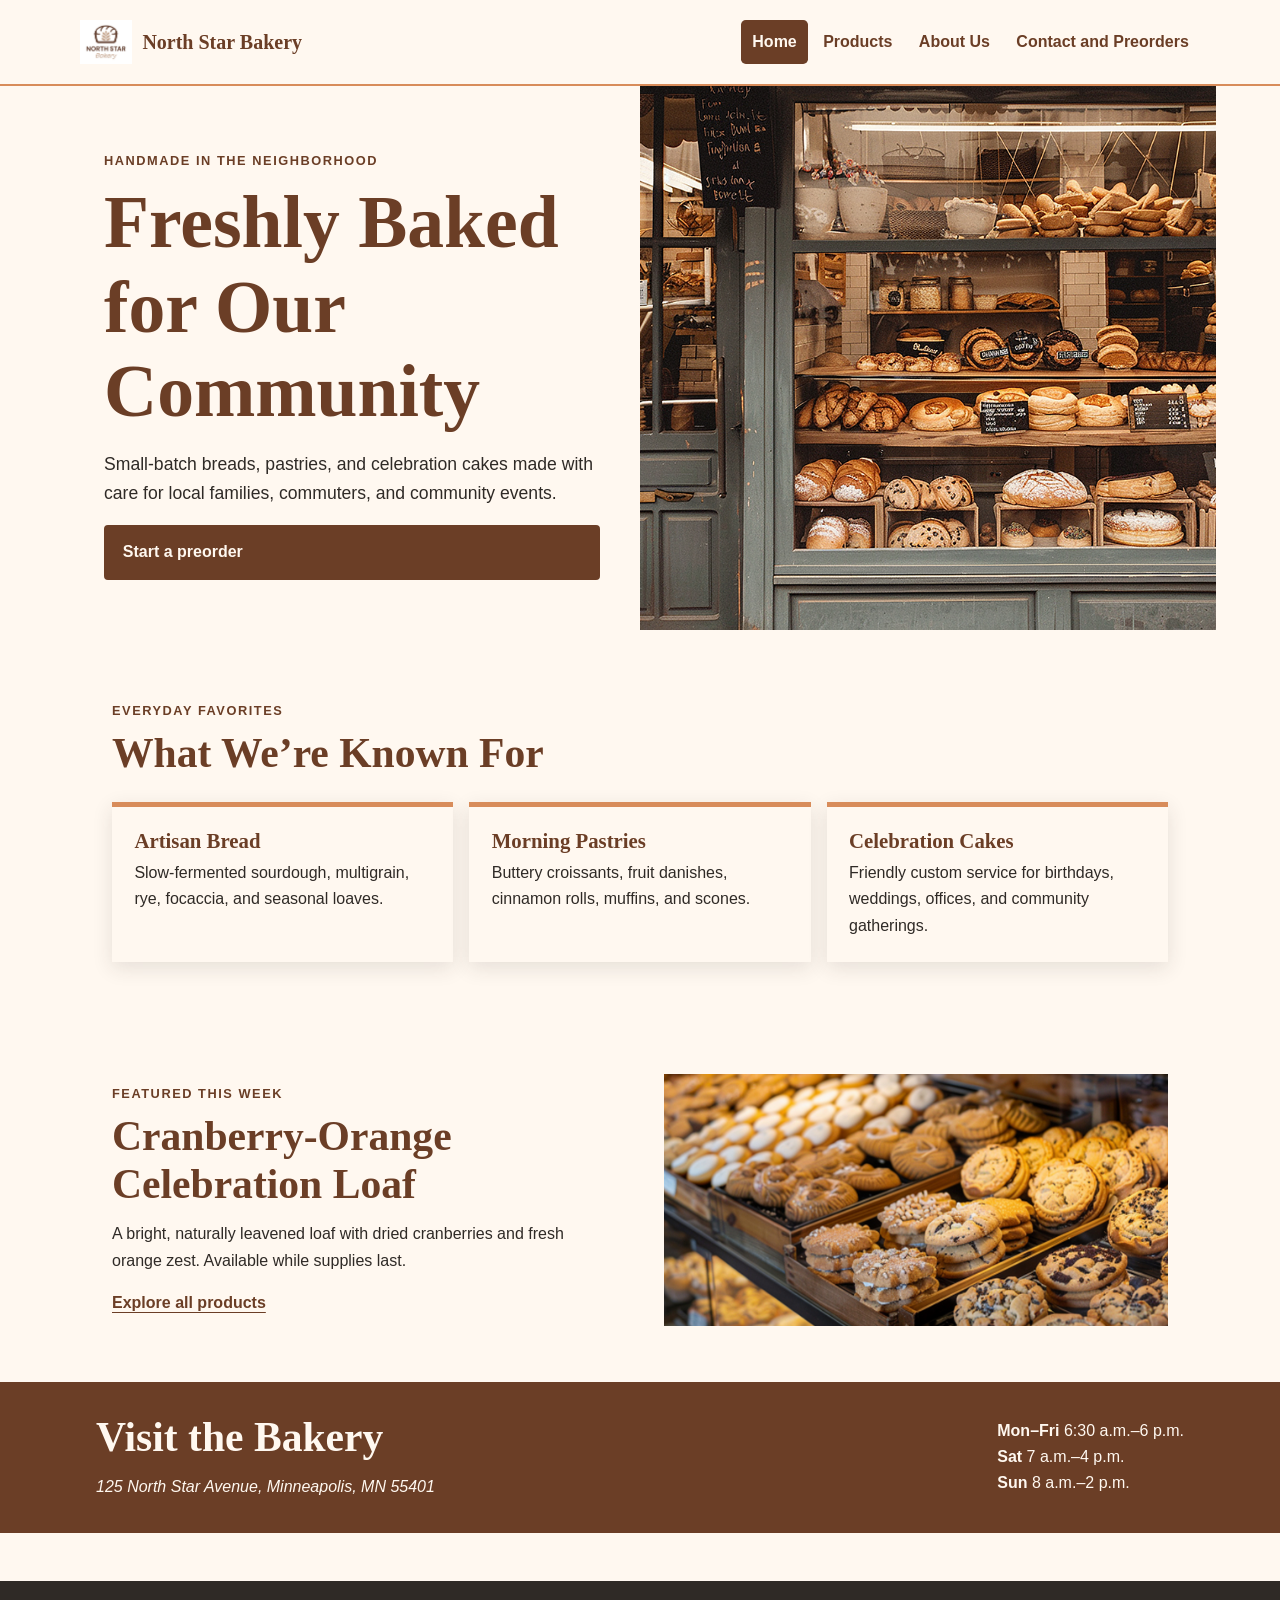
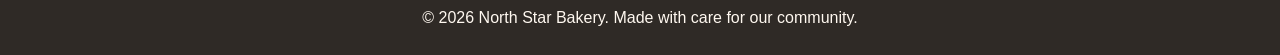
<file: index.html>
<!DOCTYPE html>
<html lang="en">
<head>
    <meta charset="UTF-8">
    <meta name="viewport" content="width=device-width, initial-scale=1.0">
    <meta http-equiv="refresh" content="0; url=north-star-bakery/">
    <title>North Star Bakery</title>
</head>
<body>
    <p>Redirecting to <a href="north-star-bakery/">North Star Bakery</a>.</p>
</body>
</html>
</file>
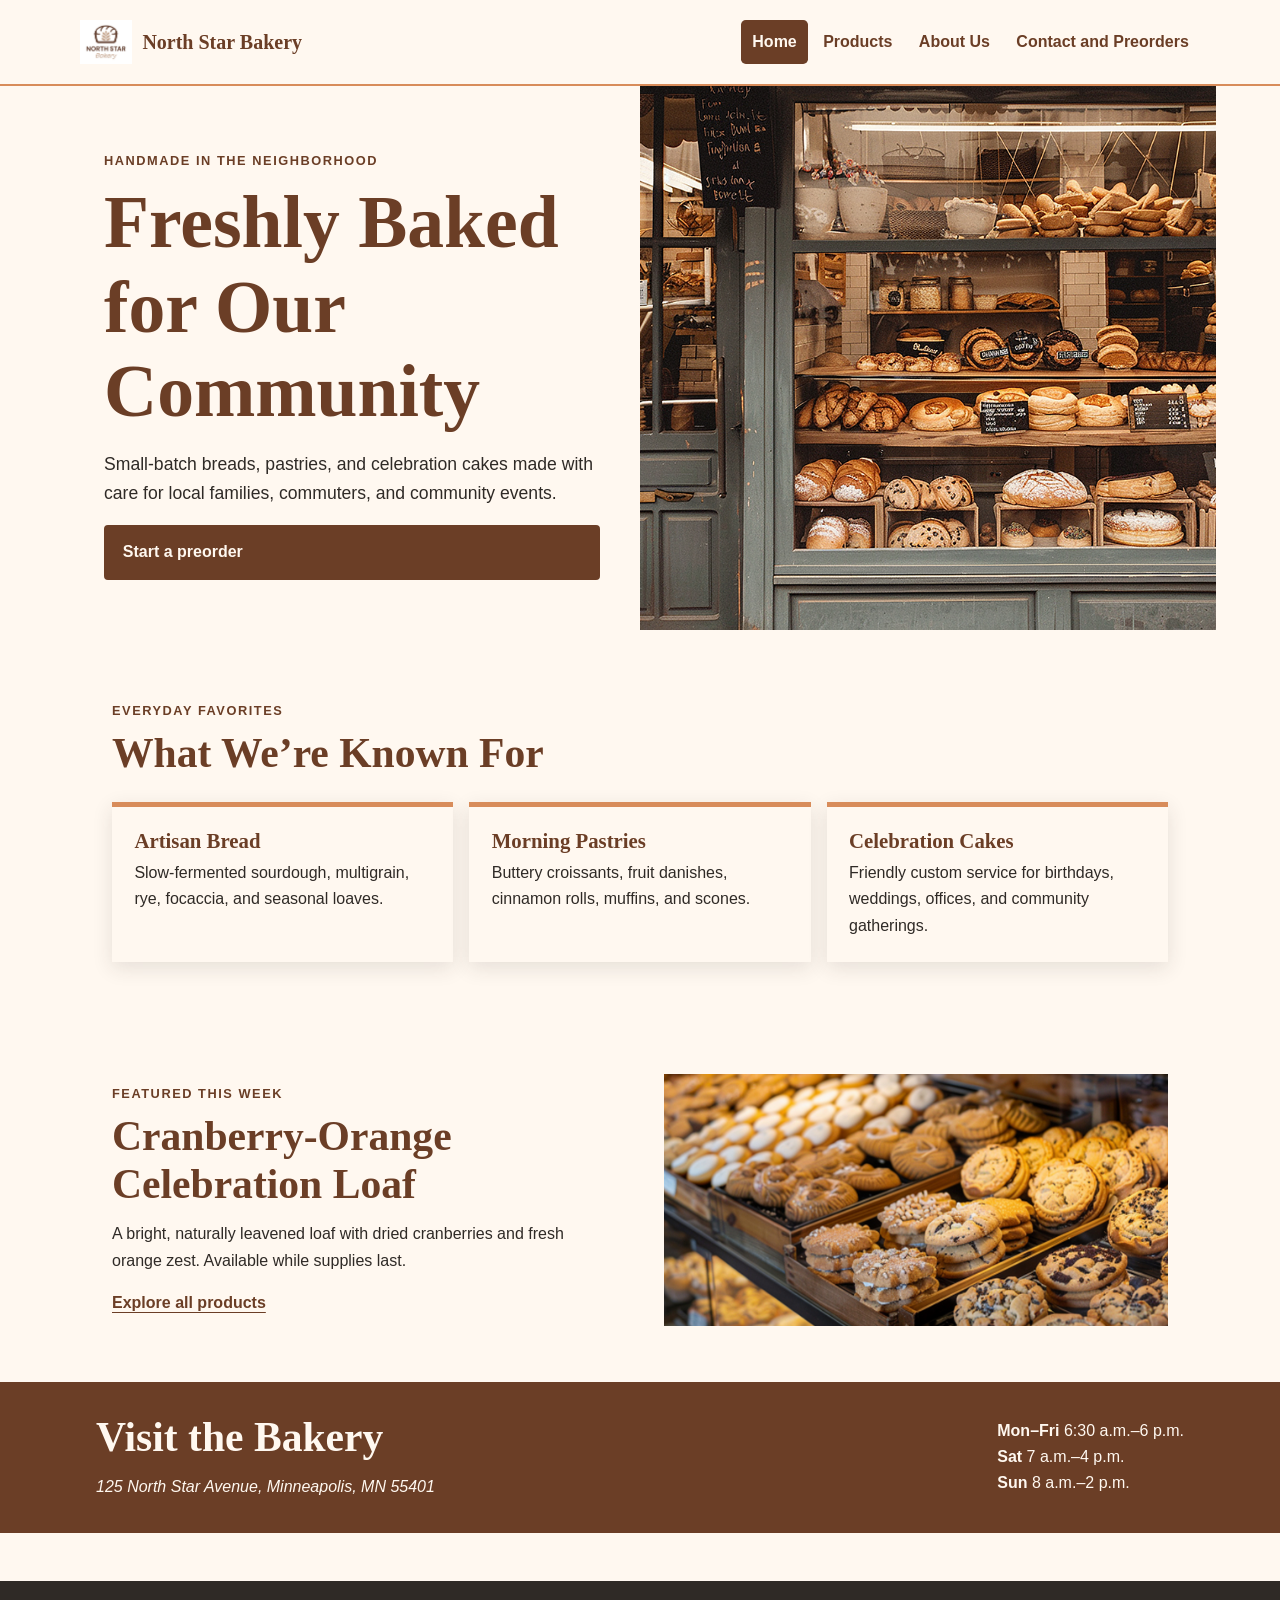
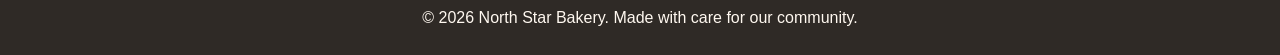
<file: north-star-bakery/index.html>
<!DOCTYPE html>
<html lang="en">
<head>
    <meta charset="UTF-8">
    <meta name="viewport" content="width=device-width, initial-scale=1.0">
    <title>North Star Bakery | Home</title>
    <link rel="stylesheet" href="styles.css">
</head>
<body>
    <header class="site-header">
        <div class="header-inner">
            <a class="brand" href="index.html" aria-label="North Star Bakery home">
                <img src="media/bakery-logo_c.png" alt="North Star Bakery logo featuring a star above a loaf of bread">
                <span>North Star Bakery</span>
            </a>
            <nav aria-label="Primary navigation">
                <ul class="nav-list">
                    <li><a href="index.html" aria-current="page">Home</a></li>
                    <li><a href="products.html">Products</a></li>
                    <li><a href="about.html">About Us</a></li>
                    <li><a href="contact.html">Contact and Preorders</a></li>
                </ul>
            </nav>
        </div>
    </header>

    <main>
        <p id="returning-customer" class="returning-message" hidden></p>
        <section class="hero">
            <div class="hero-copy">
                <p class="eyebrow">Handmade in the neighborhood</p>
                <h1>Freshly Baked for Our Community</h1>
                <p>Small-batch breads, pastries, and celebration cakes made with care for local families, commuters, and community events.</p>
                <a class="button" href="contact.html">Start a preorder</a>
            </div>
            <img src="media/bakery-storefront_c.png" alt="Welcoming front entrance of North Star Bakery with bread displayed in the window">
        </section>

        <section class="section-wrap" aria-labelledby="known-for-heading">
            <div class="section-heading">
                <p class="eyebrow">Everyday favorites</p>
                <h2 id="known-for-heading">What We’re Known For</h2>
            </div>
            <div class="card-row">
                <article class="card"><h3>Artisan Bread</h3><p>Slow-fermented sourdough, multigrain, rye, focaccia, and seasonal loaves.</p></article>
                <article class="card"><h3>Morning Pastries</h3><p>Buttery croissants, fruit danishes, cinnamon rolls, muffins, and scones.</p></article>
                <article class="card"><h3>Celebration Cakes</h3><p>Friendly custom service for birthdays, weddings, offices, and community gatherings.</p></article>
            </div>
        </section>

        <section class="feature section-wrap" aria-labelledby="featured-heading">
            <picture>
                <source media="(min-width: 800px)" srcset="media/bakery-feature-large_c.png">
                <img src="media/bakery-feature-small_c.png" alt="Weekly featured cranberry-orange artisan bread on a wooden board">
            </picture>
            <div>
                <p class="eyebrow">Featured this week</p>
                <h2 id="featured-heading">Cranberry-Orange Celebration Loaf</h2>
                <p>A bright, naturally leavened loaf with dried cranberries and fresh orange zest. Available while supplies last.</p>
                <a class="text-link" href="products.html">Explore all products</a>
            </div>
        </section>

        <section class="visit-strip" aria-labelledby="visit-heading">
            <div>
                <h2 id="visit-heading">Visit the Bakery</h2>
                <address>125 North Star Avenue, Minneapolis, MN 55401</address>
            </div>
            <p><strong>Mon–Fri</strong> 6:30 a.m.–6 p.m.<br><strong>Sat</strong> 7 a.m.–4 p.m.<br><strong>Sun</strong> 8 a.m.–2 p.m.</p>
        </section>
    </main>

    <footer><p>&copy; 2026 North Star Bakery. Made with care for our community.</p></footer>
    <script src="script.js"></script>
</body>
</html>
</file>
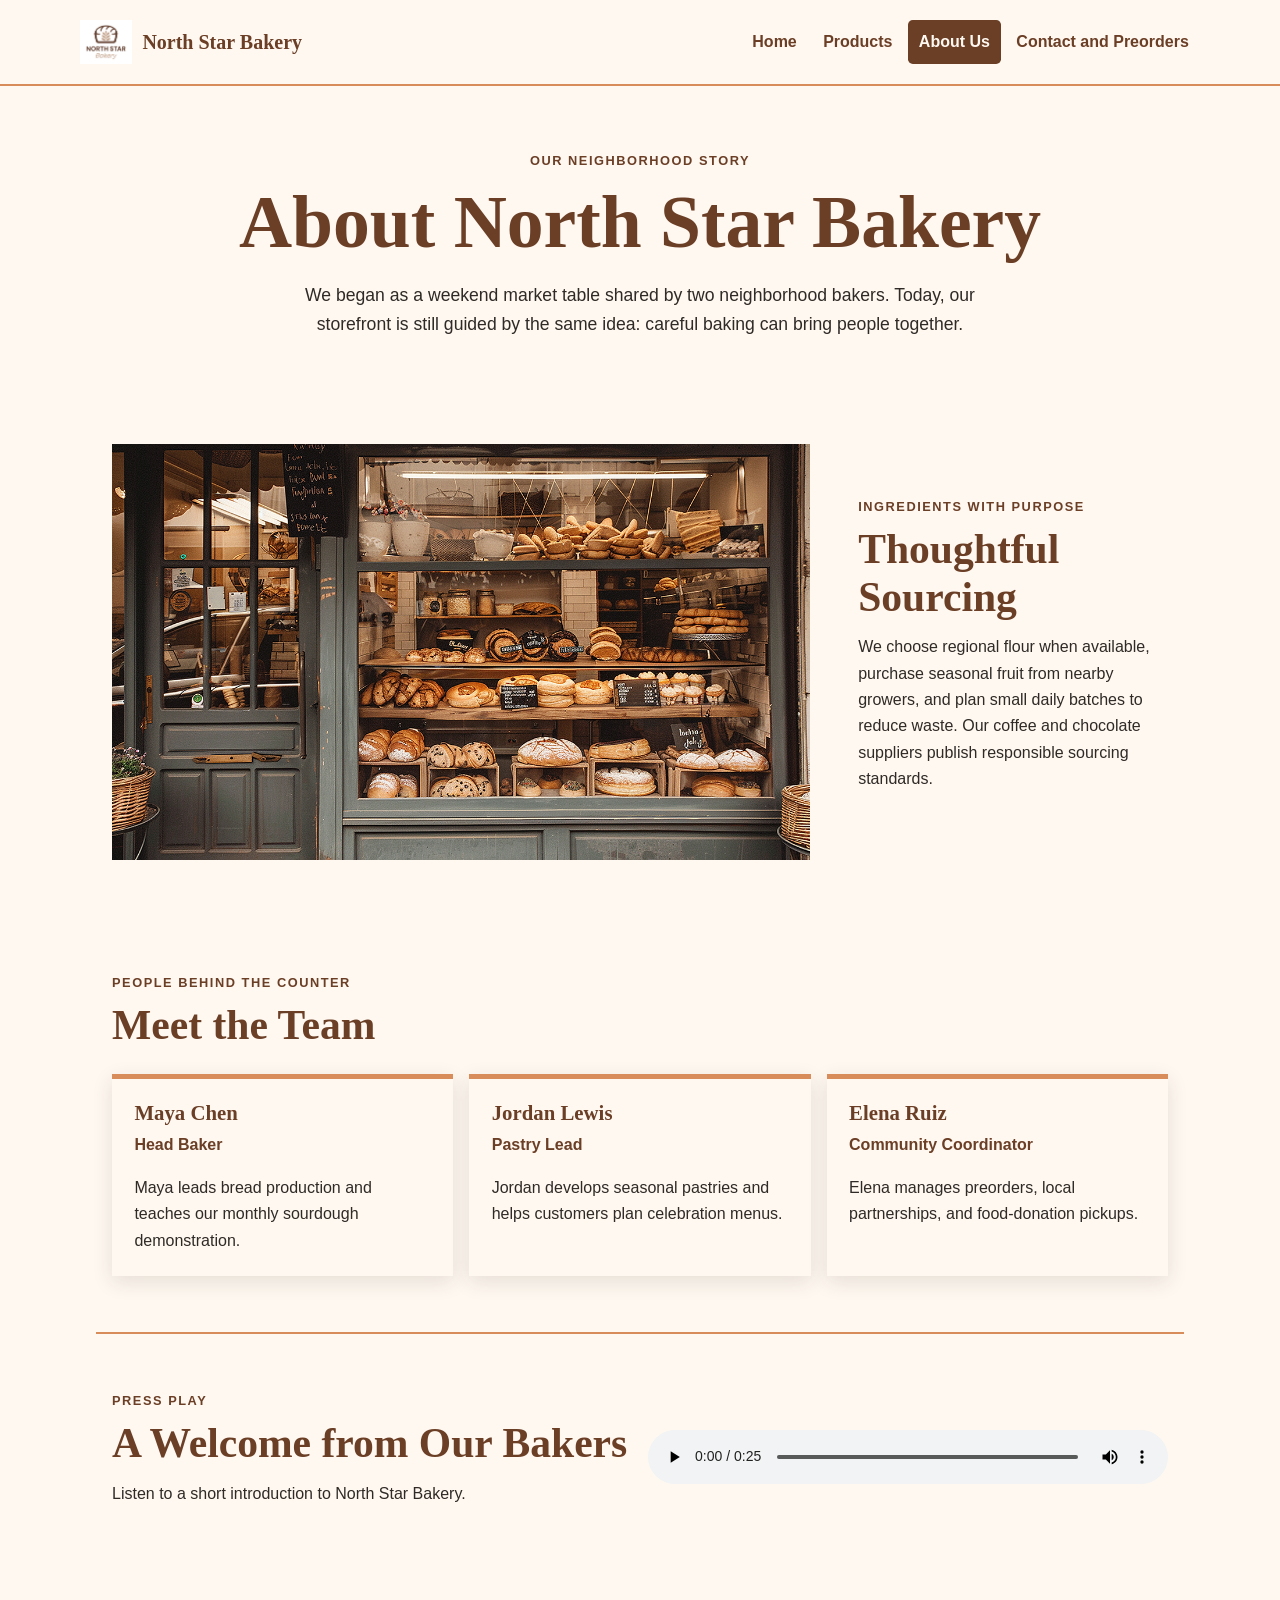
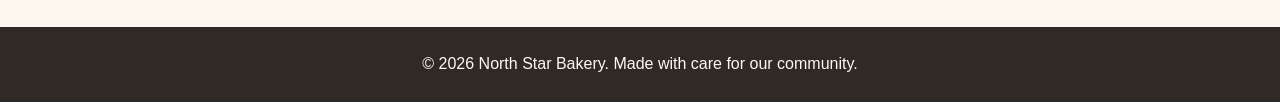
<file: north-star-bakery/about.html>
<!DOCTYPE html>
<html lang="en">
<head>
    <meta charset="UTF-8">
    <meta name="viewport" content="width=device-width, initial-scale=1.0">
    <title>North Star Bakery | About Us</title>
    <link rel="stylesheet" href="styles.css">
</head>
<body>
    <header class="site-header"><div class="header-inner">
        <a class="brand" href="index.html" aria-label="North Star Bakery home"><img src="media/bakery-logo_c.png" alt="North Star Bakery logo featuring a star above a loaf of bread"><span>North Star Bakery</span></a>
        <nav aria-label="Primary navigation"><ul class="nav-list"><li><a href="index.html">Home</a></li><li><a href="products.html">Products</a></li><li><a href="about.html" aria-current="page">About Us</a></li><li><a href="contact.html">Contact and Preorders</a></li></ul></nav>
    </div></header>

    <main>
        <article>
            <section class="page-intro"><p class="eyebrow">Our neighborhood story</p><h1>About North Star Bakery</h1><p>We began as a weekend market table shared by two neighborhood bakers. Today, our storefront is still guided by the same idea: careful baking can bring people together.</p></section>

            <section class="story-grid section-wrap" aria-labelledby="sourcing-heading">
                <img src="media/bakery-storefront_c.png" alt="North Star Bakery storefront welcoming neighborhood customers">
                <div><p class="eyebrow">Ingredients with purpose</p><h2 id="sourcing-heading">Thoughtful Sourcing</h2><p>We choose regional flour when available, purchase seasonal fruit from nearby growers, and plan small daily batches to reduce waste. Our coffee and chocolate suppliers publish responsible sourcing standards.</p></div>
            </section>

            <section class="section-wrap" aria-labelledby="team-heading">
                <div class="section-heading"><p class="eyebrow">People behind the counter</p><h2 id="team-heading">Meet the Team</h2></div>
                <div class="card-row">
                    <article class="card"><h3>Maya Chen</h3><p class="role">Head Baker</p><p>Maya leads bread production and teaches our monthly sourdough demonstration.</p></article>
                    <article class="card"><h3>Jordan Lewis</h3><p class="role">Pastry Lead</p><p>Jordan develops seasonal pastries and helps customers plan celebration menus.</p></article>
                    <article class="card"><h3>Elena Ruiz</h3><p class="role">Community Coordinator</p><p>Elena manages preorders, local partnerships, and food-donation pickups.</p></article>
                </div>
            </section>
        </article>

        <section class="audio-panel section-wrap" aria-labelledby="listen-heading"><div><p class="eyebrow">Press play</p><h2 id="listen-heading">A Welcome from Our Bakers</h2><p>Listen to a short introduction to North Star Bakery.</p></div><audio controls><source src="media/bakery-welcome_c.mp3" type="audio/mpeg">Your browser does not support the audio element. Please use <a href="contact.html">our contact page</a> for the same welcome information.</audio></section>
    </main>

    <footer><p>&copy; 2026 North Star Bakery. Made with care for our community.</p></footer>
    <script src="script.js"></script>
</body>
</html>
</file>
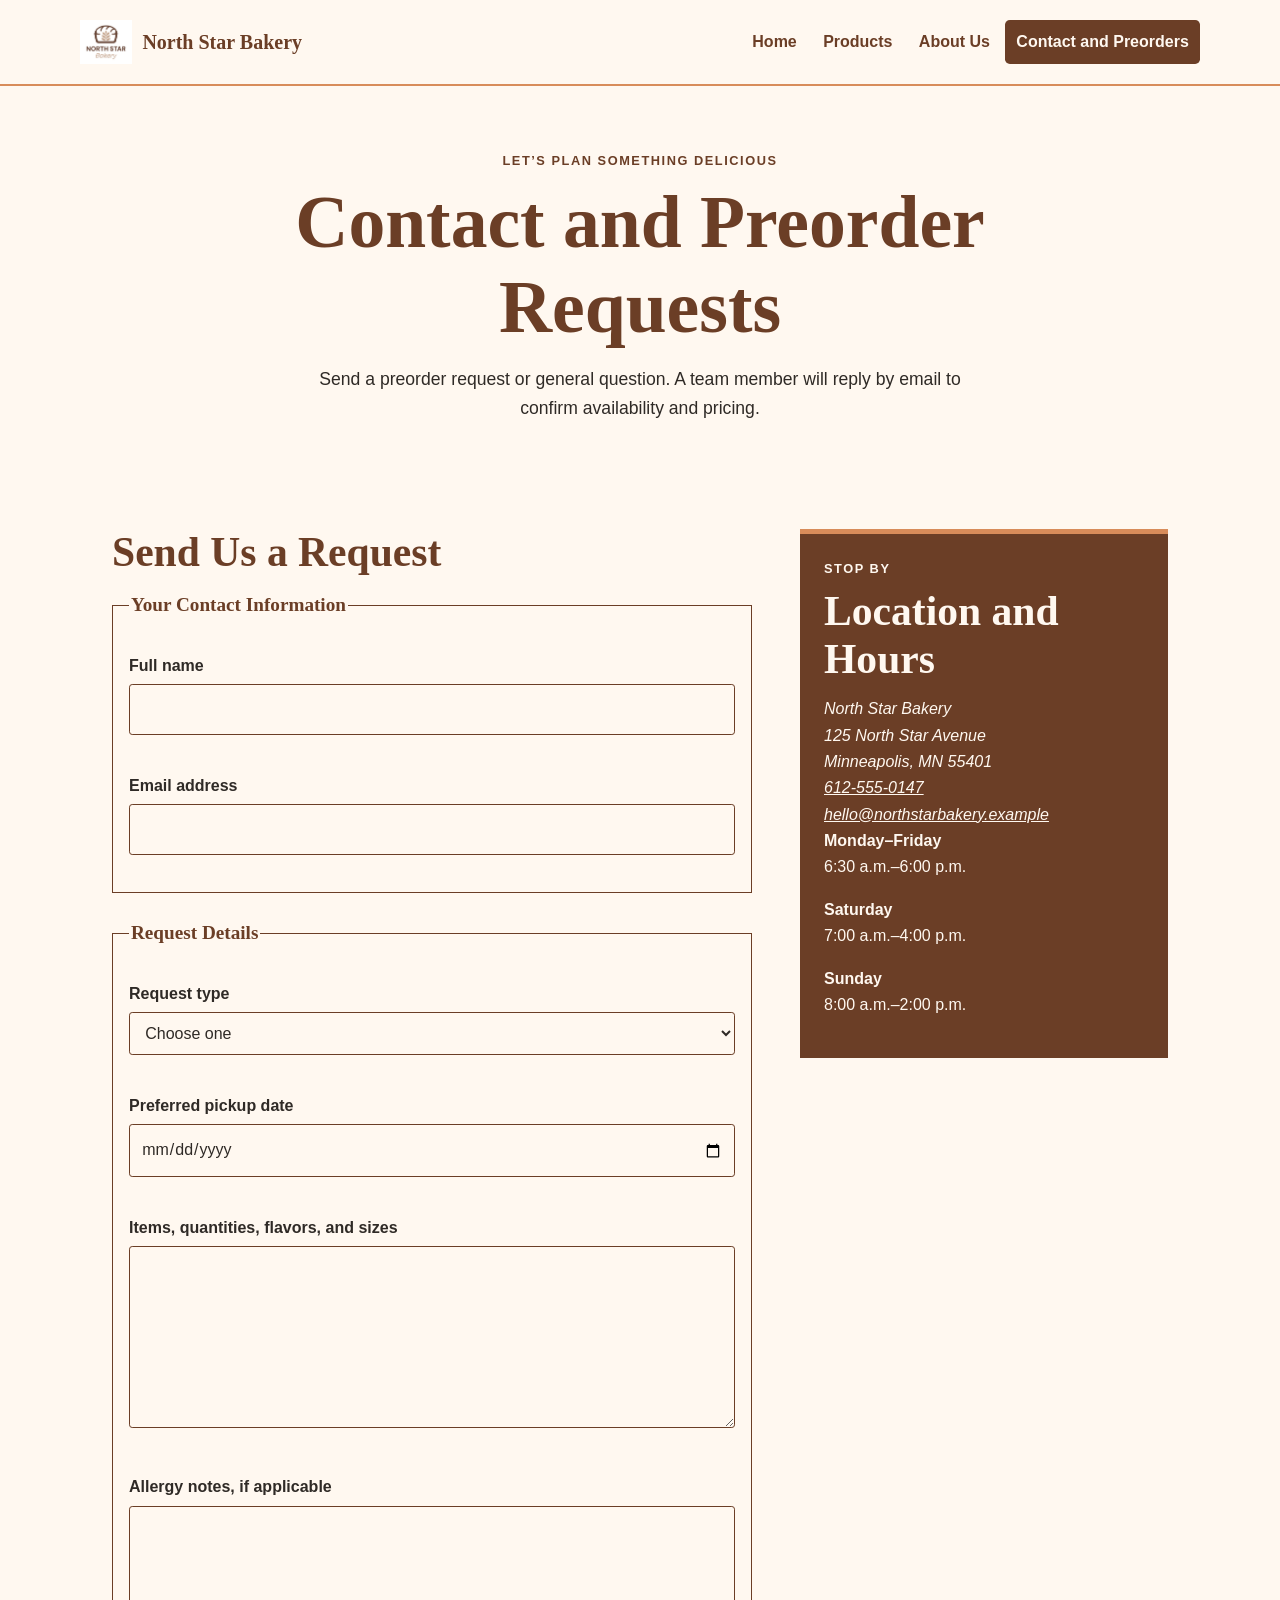
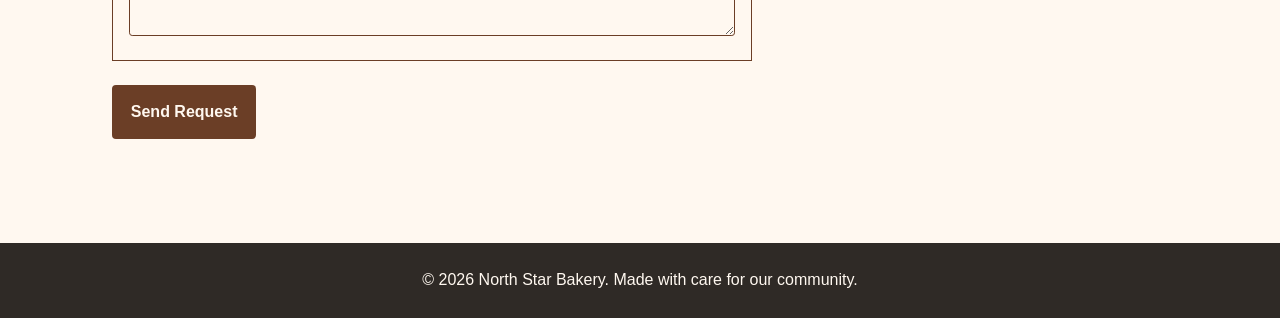
<file: north-star-bakery/contact.html>
<!DOCTYPE html>
<html lang="en">
<head>
    <meta charset="UTF-8">
    <meta name="viewport" content="width=device-width, initial-scale=1.0">
    <title>North Star Bakery | Contact and Preorders</title>
    <link rel="stylesheet" href="styles.css">
</head>
<body>
    <header class="site-header"><div class="header-inner">
        <a class="brand" href="index.html" aria-label="North Star Bakery home"><img src="media/bakery-logo_c.png" alt="North Star Bakery logo featuring a star above a loaf of bread"><span>North Star Bakery</span></a>
        <nav aria-label="Primary navigation"><ul class="nav-list"><li><a href="index.html">Home</a></li><li><a href="products.html">Products</a></li><li><a href="about.html">About Us</a></li><li><a href="contact.html" aria-current="page">Contact and Preorders</a></li></ul></nav>
    </div></header>

    <main>
        <section class="page-intro"><p class="eyebrow">Let’s plan something delicious</p><h1>Contact and Preorder Requests</h1><p>Send a preorder request or general question. A team member will reply by email to confirm availability and pricing.</p></section>

        <div class="contact-layout section-wrap">
            <section class="form-panel" aria-labelledby="form-heading">
                <h2 id="form-heading">Send Us a Request</h2>
                <form id="preorder-form" action="#" method="post" novalidate>
                    <fieldset><legend>Your Contact Information</legend>
                        <label for="full-name">Full name</label><input type="text" id="full-name" name="full-name" autocomplete="name" minlength="2" aria-describedby="full-name-error" required><span class="error-message" id="full-name-error"></span>
                        <label for="email">Email address</label><input type="email" id="email" name="email" autocomplete="email" aria-describedby="email-error" required><span class="error-message" id="email-error"></span>
                    </fieldset>
                    <fieldset><legend>Request Details</legend>
                        <label for="request-type">Request type</label><select id="request-type" name="request-type" aria-describedby="request-type-error" required><option value="">Choose one</option><option value="preorder">Preorder</option><option value="custom-cake">Custom cake inquiry</option><option value="event">Event or large order</option><option value="question">General question</option></select><span class="error-message" id="request-type-error"></span>
                        <label for="pickup-date">Preferred pickup date</label><input type="date" id="pickup-date" name="pickup-date" aria-describedby="pickup-date-error" required><span class="error-message" id="pickup-date-error"></span>
                        <label for="item-details">Items, quantities, flavors, and sizes</label><textarea id="item-details" name="item-details" rows="6" minlength="10" aria-describedby="item-details-error" required></textarea><span class="error-message" id="item-details-error"></span>
                        <label for="allergy-notes">Allergy notes, if applicable</label><textarea id="allergy-notes" name="allergy-notes" rows="4"></textarea>
                    </fieldset>
                    <button type="submit">Send Request</button>
                    <p id="form-success" class="success-message" role="status" hidden></p>
                </form>
            </section>

            <aside class="location-card" aria-labelledby="location-heading"><p class="eyebrow">Stop by</p><h2 id="location-heading">Location and Hours</h2><address>North Star Bakery<br>125 North Star Avenue<br>Minneapolis, MN 55401<br><a href="tel:+16125550147">612-555-0147</a><br><a href="mailto:hello@northstarbakery.example">hello@northstarbakery.example</a></address><p><strong>Monday–Friday</strong><br>6:30 a.m.–6:00 p.m.</p><p><strong>Saturday</strong><br>7:00 a.m.–4:00 p.m.</p><p><strong>Sunday</strong><br>8:00 a.m.–2:00 p.m.</p></aside>
        </div>
    </main>

    <footer><p>&copy; 2026 North Star Bakery. Made with care for our community.</p></footer>
    <script src="script.js"></script>
</body>
</html>
</file>
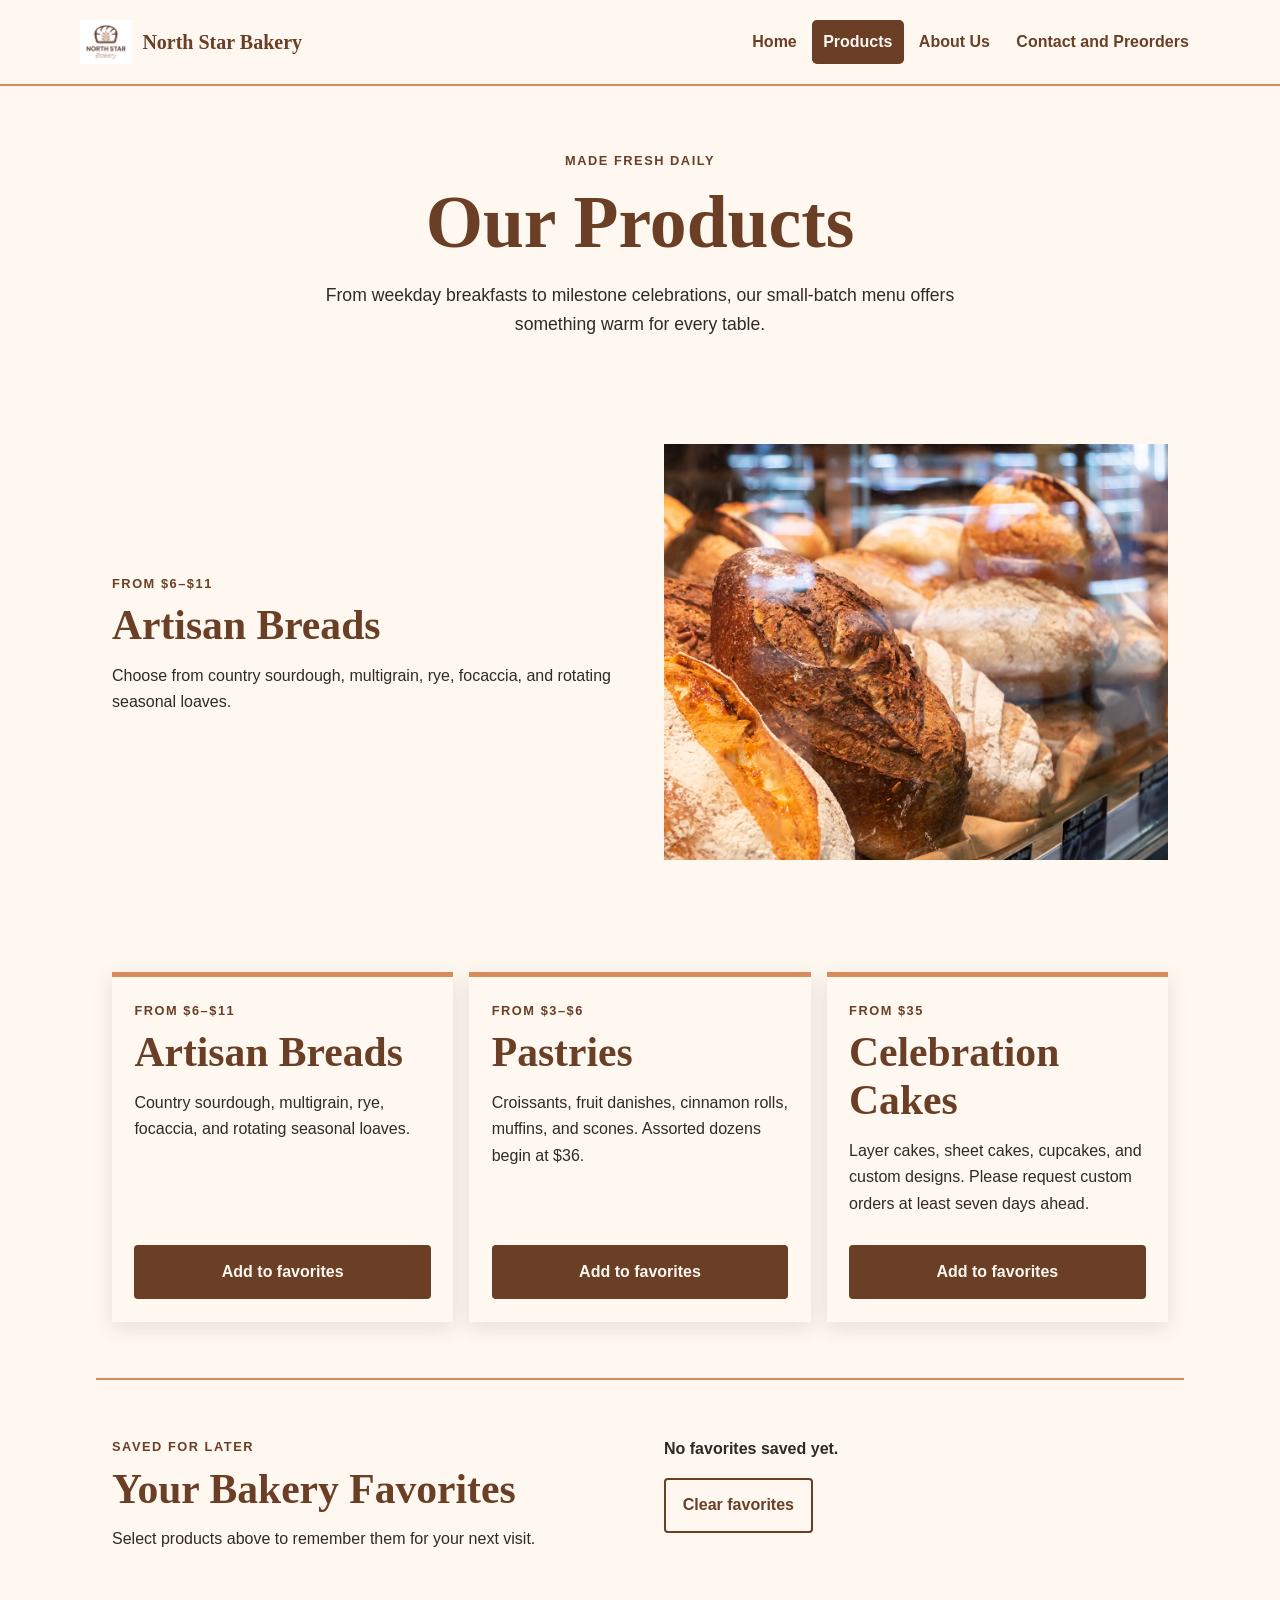
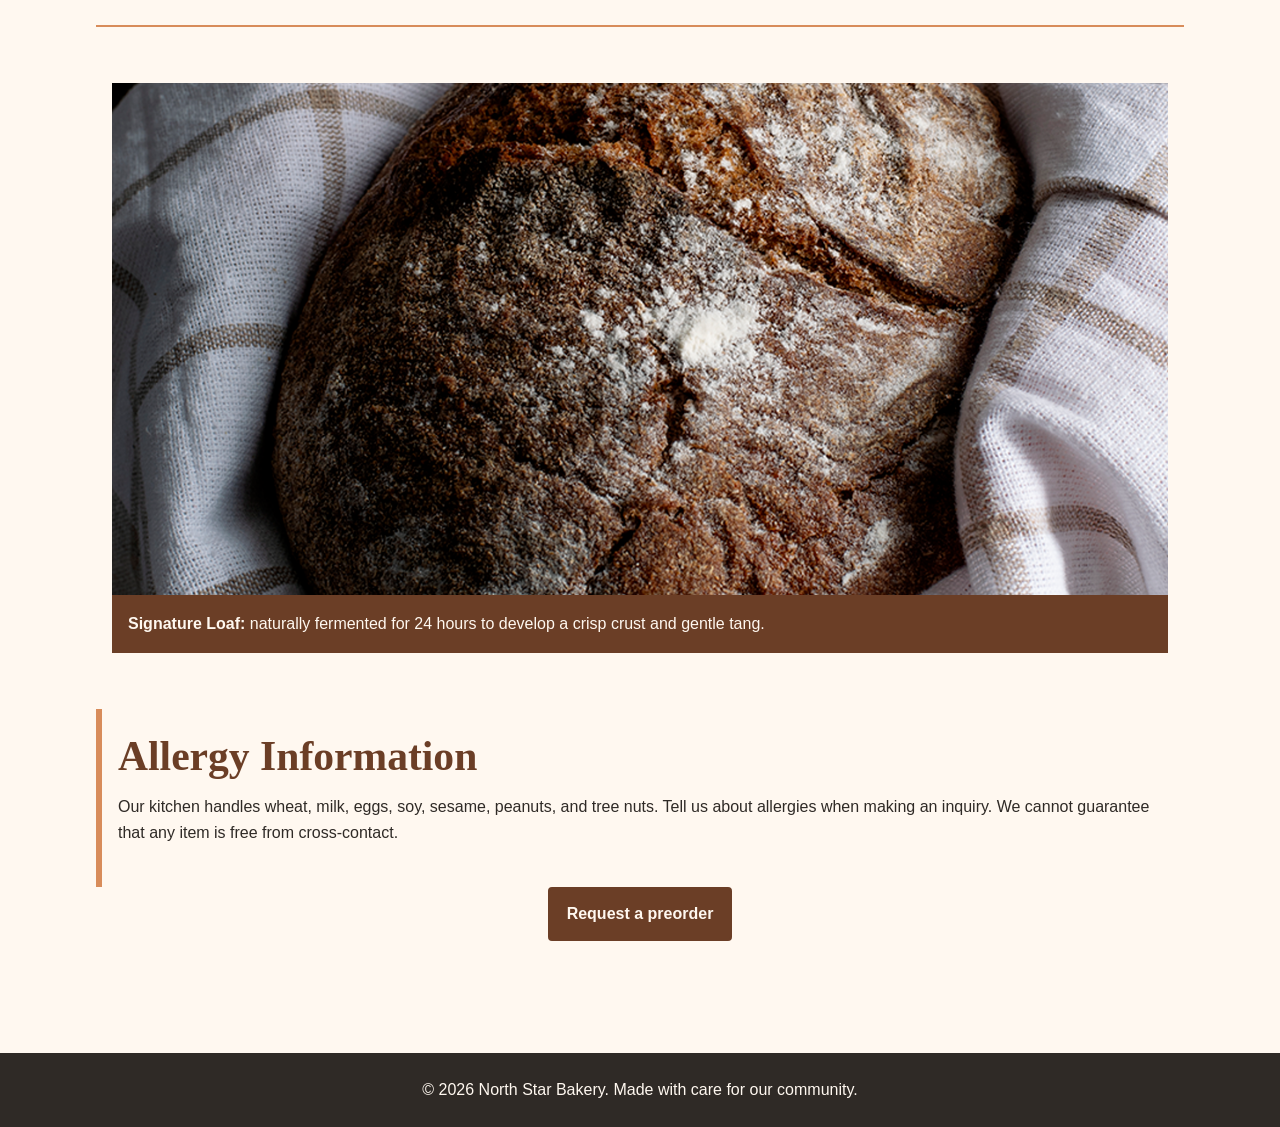
<file: north-star-bakery/products.html>
<!DOCTYPE html>
<html lang="en">
<head>
    <meta charset="UTF-8">
    <meta name="viewport" content="width=device-width, initial-scale=1.0">
    <title>North Star Bakery | Products</title>
    <link rel="stylesheet" href="styles.css">
</head>
<body>
    <header class="site-header"><div class="header-inner">
        <a class="brand" href="index.html" aria-label="North Star Bakery home"><img src="media/bakery-logo_c.png" alt="North Star Bakery logo featuring a star above a loaf of bread"><span>North Star Bakery</span></a>
        <nav aria-label="Primary navigation"><ul class="nav-list"><li><a href="index.html">Home</a></li><li><a href="products.html" aria-current="page">Products</a></li><li><a href="about.html">About Us</a></li><li><a href="contact.html">Contact and Preorders</a></li></ul></nav>
    </div></header>

    <main>
        <section class="page-intro"><p class="eyebrow">Made fresh daily</p><h1>Our Products</h1><p>From weekday breakfasts to milestone celebrations, our small-batch menu offers something warm for every table.</p></section>

        <section class="product-layout section-wrap" aria-labelledby="bread-heading">
            <div><p class="eyebrow">From $6–$11</p><h2 id="bread-heading">Artisan Breads</h2><p>Choose from country sourdough, multigrain, rye, focaccia, and rotating seasonal loaves.</p></div>
            <img src="media/bakery-bread_c.png" alt="Assortment of golden artisan bread loaves cooling on a bakery rack">
        </section>

        <section class="section-wrap">
            <div class="card-row favorite-grid">
                <article class="card product-card"><p class="eyebrow">From $6–$11</p><h2>Artisan Breads</h2><p>Country sourdough, multigrain, rye, focaccia, and rotating seasonal loaves.</p><button class="favorite-button" type="button" data-product="artisan-breads" aria-pressed="false">Add to favorites</button></article>
                <article class="card product-card"><p class="eyebrow">From $3–$6</p><h2>Pastries</h2><p>Croissants, fruit danishes, cinnamon rolls, muffins, and scones. Assorted dozens begin at $36.</p><button class="favorite-button" type="button" data-product="pastries" aria-pressed="false">Add to favorites</button></article>
                <article class="card product-card"><p class="eyebrow">From $35</p><h2>Celebration Cakes</h2><p>Layer cakes, sheet cakes, cupcakes, and custom designs. Please request custom orders at least seven days ahead.</p><button class="favorite-button" type="button" data-product="celebration-cakes" aria-pressed="false">Add to favorites</button></article>
            </div>
        </section>

        <section class="favorites-panel section-wrap" aria-labelledby="favorites-heading">
            <div><p class="eyebrow">Saved for later</p><h2 id="favorites-heading">Your Bakery Favorites</h2><p>Select products above to remember them for your next visit.</p></div>
            <div><p id="favorites-status" class="favorites-status" aria-live="polite">No favorites saved yet.</p><ul id="favorites-list"></ul><button id="clear-favorites" class="secondary-button" type="button" hidden>Clear favorites</button></div>
        </section>

        <section class="section-wrap">
            <figure class="spotlight">
                <img src="media/bakery-signature-loaf_c.png" alt="Sliced North Star signature sourdough loaf with a crisp scored crust">
                <figcaption><strong>Signature Loaf:</strong> naturally fermented for 24 hours to develop a crisp crust and gentle tang.</figcaption>
            </figure>
        </section>

        <aside class="notice section-wrap" aria-labelledby="allergy-heading"><h2 id="allergy-heading">Allergy Information</h2><p>Our kitchen handles wheat, milk, eggs, soy, sesame, peanuts, and tree nuts. Tell us about allergies when making an inquiry. We cannot guarantee that any item is free from cross-contact.</p></aside>
        <div class="center-action"><a class="button" href="contact.html">Request a preorder</a></div>
    </main>

    <footer><p>&copy; 2026 North Star Bakery. Made with care for our community.</p></footer>
    <script src="script.js"></script>
</body>
</html>
</file>
<file: north-star-bakery/styles.css>
:root {
    --cream: #fff8f0;
    --brown: #6b3e26;
    --peach: #d88c5a;
    --charcoal: #2f2a26;
}

* { box-sizing: border-box; }

html { scroll-behavior: smooth; }

body {
    margin: 0;
    background: var(--cream);
    color: var(--charcoal);
    font-family: Arial, Helvetica, sans-serif;
    font-size: 1rem;
    line-height: 1.65;
}

img { display: block; width: 100%; height: auto; }
a { color: var(--brown); }
a:focus-visible, button:focus-visible, input:focus-visible, select:focus-visible, textarea:focus-visible { outline: 3px solid var(--peach); outline-offset: 3px; }

h1, h2, h3, .brand span {
    margin-top: 0;
    color: var(--brown);
    font-family: Georgia, "Times New Roman", serif;
    line-height: 1.15;
}

h1 { font-size: clamp(2.15rem, 8vw, 4.6rem); margin-bottom: 1rem; }
h2 { font-size: clamp(1.7rem, 5vw, 2.6rem); margin-bottom: .8rem; }
h3 { font-size: 1.3rem; margin-bottom: .45rem; }
p { margin-top: 0; }

.site-header { border-bottom: 2px solid var(--peach); background: var(--cream); }
.header-inner { max-width: 72rem; margin: 0 auto; padding: 1rem; }
.brand { display: flex; align-items: center; gap: .65rem; text-decoration: none; }
.brand img { width: 3.25rem; height: 3.25rem; object-fit: contain; }
.brand span { font-size: 1.25rem; font-weight: 700; }
.nav-list { display: flex; flex-direction: column; gap: .25rem; margin: 1rem 0 0; padding: 0; list-style: none; }
.nav-list a { display: block; padding: .55rem .7rem; border-radius: .3rem; font-weight: 700; text-decoration: none; }
.nav-list a:hover, .nav-list a[aria-current="page"] { background: var(--brown); color: var(--cream); }

.hero { display: flex; flex-direction: column; max-width: 72rem; margin: 0 auto; }
.hero-copy { padding: 3.4rem 1rem; }
.hero-copy > p:not(.eyebrow) { max-width: 38rem; font-size: 1.1rem; }
.hero > img { min-height: 20rem; max-height: 34rem; object-fit: cover; }
.eyebrow { margin-bottom: .55rem; color: var(--brown); font-size: .8rem; font-weight: 800; letter-spacing: .12em; text-transform: uppercase; }
.button, button { display: inline-block; border: 2px solid var(--brown); border-radius: .25rem; background: var(--brown); color: var(--cream); padding: .75rem 1.05rem; font: inherit; font-weight: 700; text-decoration: none; cursor: pointer; }
.button:hover, button:hover { background: var(--peach); color: var(--charcoal); }
.text-link { font-weight: 700; text-underline-offset: .25rem; }

.section-wrap { max-width: 68rem; margin: 0 auto; padding: 3.5rem 1rem; }
.section-heading { max-width: 42rem; margin-bottom: 1.5rem; }
.card-row { display: flex; flex-direction: column; gap: 1rem; }
.card { flex: 1; border-top: 5px solid var(--peach); background: #fff8f0; padding: 1.4rem; box-shadow: 0 .35rem 1.2rem rgba(47, 42, 38, .12); }
.card p:last-child { margin-bottom: 0; }

.feature { display: flex; flex-direction: column; gap: 2rem; align-items: center; }
.feature picture, .feature > div { flex: 1; }
.feature img { max-height: 28rem; object-fit: cover; }
.visit-strip { display: flex; flex-direction: column; gap: 1rem; background: var(--brown); color: var(--cream); padding: 2rem max(1rem, calc((100% - 68rem) / 2)); }
.visit-strip h2 { color: var(--cream); }
.visit-strip p { margin-bottom: 0; }

.page-intro { max-width: 54rem; margin: 0 auto; padding: 4rem 1rem 2rem; text-align: center; }
.page-intro p:last-child { max-width: 44rem; margin-right: auto; margin-left: auto; font-size: 1.1rem; }
.product-layout, .story-grid { display: flex; flex-direction: column; gap: 2rem; align-items: center; }
.product-layout > *, .story-grid > * { flex: 1; }
.product-layout img, .story-grid img { max-height: 26rem; object-fit: cover; }
.spotlight { margin: 0; }
.spotlight img { max-height: 32rem; object-fit: cover; }
.spotlight figcaption { background: var(--brown); color: var(--cream); padding: 1rem; }
.notice { border-left: .4rem solid var(--peach); padding-top: 1.5rem; padding-bottom: 1.5rem; }
.center-action { padding: 0 1rem 4rem; text-align: center; }
.favorite-grid { align-items: stretch; }
.product-card { display: flex; flex-direction: column; }
.product-card p:not(.eyebrow) { flex: 1; }
.favorite-button { width: 100%; margin-top: .75rem; }
.favorite-button[aria-pressed="true"] { background: var(--peach); color: var(--charcoal); }
.favorites-panel { display: flex; flex-direction: column; gap: 1.5rem; border-top: 2px solid var(--peach); border-bottom: 2px solid var(--peach); }
.favorites-panel > * { flex: 1; }
.favorites-status { font-weight: 700; }
#favorites-list { padding-left: 1.25rem; }
.secondary-button { background: transparent; color: var(--brown); }
.returning-message { margin: 0; background: var(--peach); color: var(--charcoal); padding: .7rem 1rem; text-align: center; font-weight: 700; }
.role { color: var(--brown); font-weight: 700; }
.audio-panel { display: flex; flex-direction: column; gap: 1rem; align-items: center; border-top: 2px solid var(--peach); }
.audio-panel > * { width: 100%; }
audio { max-width: 100%; }

.contact-layout { display: flex; flex-direction: column; gap: 2rem; align-items: flex-start; }
.form-panel { flex: 2; width: 100%; }
.location-card { flex: 1; width: 100%; border-top: 5px solid var(--peach); background: var(--brown); color: var(--cream); padding: 1.5rem; }
.location-card h2, .location-card .eyebrow, .location-card a { color: var(--cream); }
fieldset { margin: 0 0 1.5rem; border: 1px solid var(--brown); padding: 1rem; }
legend { color: var(--brown); font-family: Georgia, "Times New Roman", serif; font-size: 1.2rem; font-weight: 700; }
label { display: block; margin: 1rem 0 .3rem; font-weight: 700; }
input, select, textarea { width: 100%; border: 1px solid var(--brown); border-radius: .2rem; background: var(--cream); color: var(--charcoal); padding: .7rem; font: inherit; }
input[aria-invalid="true"], select[aria-invalid="true"], textarea[aria-invalid="true"] { border: 3px solid var(--brown); }
.error-message { display: block; min-height: 1.35rem; color: var(--brown); font-size: .92rem; font-weight: 700; }
.success-message { margin-top: 1rem; border-left: .35rem solid var(--peach); padding: .7rem 1rem; font-weight: 700; }
textarea { resize: vertical; }

footer { margin-top: 3rem; background: var(--charcoal); color: var(--cream); padding: 1.5rem 1rem; text-align: center; }
footer p { margin: 0; }

@media (min-width: 48rem) {
    .header-inner { display: flex; justify-content: space-between; align-items: center; gap: 2rem; }
    .nav-list { flex-direction: row; flex-wrap: wrap; justify-content: flex-end; margin-top: 0; }
    .hero { flex-direction: row; align-items: stretch; min-height: 34rem; }
    .hero-copy { display: flex; flex: 1; flex-direction: column; justify-content: center; padding: 4rem 2.5rem; }
    .hero > img { flex: 1; width: 50%; }
    .card-row { flex-direction: row; }
    .feature, .product-layout, .story-grid { flex-direction: row; gap: 3rem; }
    .feature picture { order: 2; }
    .visit-strip { flex-direction: row; justify-content: space-between; align-items: center; }
    .two-up .card { padding: 2rem; }
    .favorites-panel { flex-direction: row; gap: 3rem; }
    .audio-panel { flex-direction: row; }
    .audio-panel > * { width: 50%; }
    .contact-layout { flex-direction: row; gap: 3rem; }
    .location-card { position: sticky; top: 1rem; }
}
</file>
